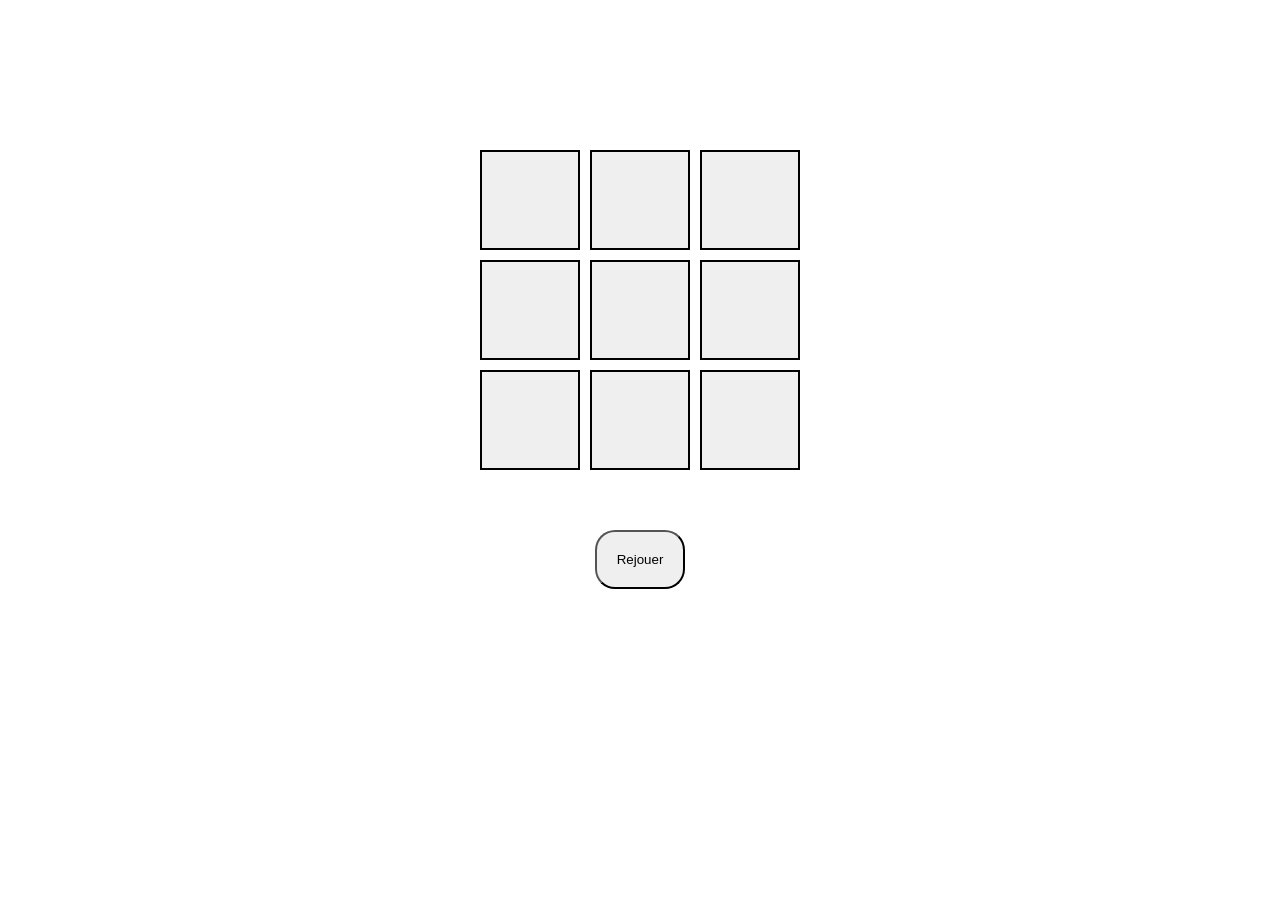
<file: morpion-exercice/index.html>
<!DOCTYPE html>
<html lang="en">

<head>
  <meta charset="UTF-8">
  <meta http-equiv="X-UA-Compatible" content="IE=edge">
  <meta name="viewport" content="width=device-width, initial-scale=1.0">
</head>

<body>
  <style type="text/css">
    body {
      margin: 150px;
      display: flex;
      justify-content: center;
      align-items: center;
    }

    .gameContainer {
      display: grid;
      grid-template-columns: repeat(3, 100px);
      grid-template-rows: 100px 100px 100px;
      gap: 10px;
    }

    .button {
      width: 100px;
      height: 100px;
      border: 2px solid black;
      cursor: pointer;

    }

    .button:active {
      background-color: lightgrey;
    }

    .colonne {
      
      display: flex;
      align-items:center;
      flex-direction: column;
      gap: 30px
    }
  </style>

  <div class="colonne">
    <div class="gameContainer"></div>
    <div class="gagnant"></div>
    <button class="rejouerBtn" style="padding: 20px; border-radius:20px">Rejouer</button>
  </div>

  <script defer language="javascript" type="text/javascript" src="index.js"></script>
</body>

</html>
</file>
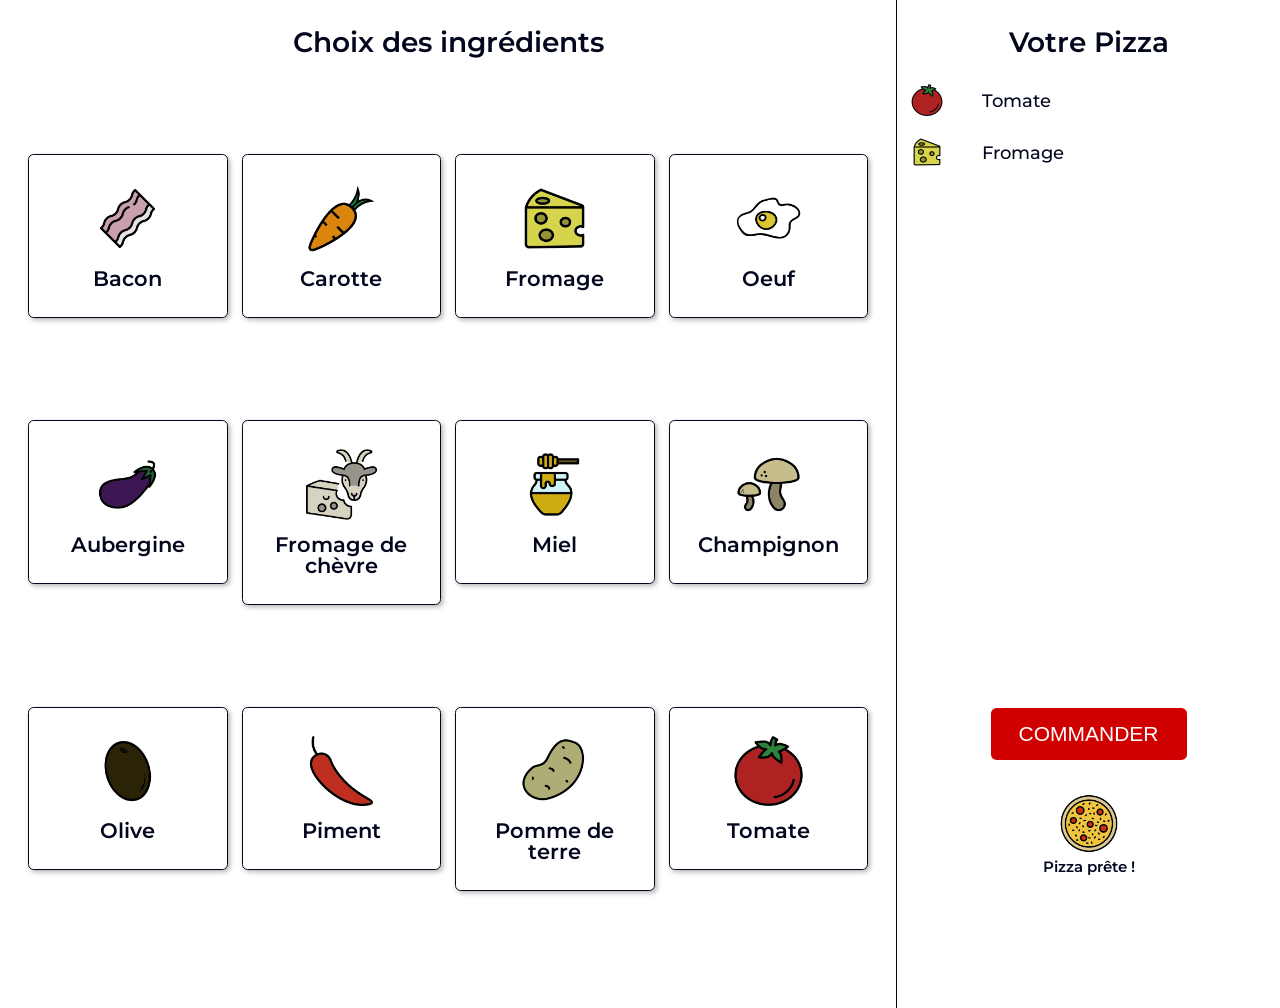
<file: Projet Pizzeria/index.html>
<!DOCTYPE html>
<html lang="fr">
    <head>
        <meta charset="UTF-8">
        <title>Pizzeria</title>
        <link rel="preconnect" href="https://fonts.googleapis.com">
        <link rel="preconnect" href="https://fonts.gstatic.com" crossorigin>
        <link href="https://fonts.googleapis.com/css2?family=Montserrat:wght@100;300;400;500;600;700;800;900&display=swap" rel="stylesheet">
        <link rel="stylesheet" href="assets/css/style.css" />
    </head>
    <body>
        <h1 class="sr-only">Pizzeria</h1>
        <main>
            <section id="stage">
                <h2>Choix des ingrédients</h2>
                <ul>
                    
                </ul>
            </section>
            <aside>
                <h2>Votre Pizza</h2>
                <ul>
                    <li>
                        <article>
                            <header>
                                <figure>
                                    <img src="assets/img/tomato.png" alt="Tomate" />
                                </figure>
                                <h3>Tomate</h3>
                            </header>
                        </article>
                    </li>
                    <li>
                        <article>
                            <header>
                                <figure>
                                    <img src="assets/img/cheese.png" alt="Fromage" />
                                </figure>
                                <h3>Fromage</h3>
                            </header>
                        </article>
                    </li>
                    <li>
                        <button id="order">
                            Commander
                        </button>
                    </li>
                </ul>
                <section>
                    <h3 class="sr-only">Statut de la commande</h3>
                    <figure>
                        <img src="assets/img/pizza.png" alt="Pizza" />
                    </figure>
                    <h4>Pizza prête !</h4>
                </section>
            </aside>
        </main>
        <script type="module" src="assets/js/index.js"></script>
    </body>
</html>
</file>
<file: Projet Pizzeria/assets/css/style.css>
/* http://meyerweb.com/eric/tools/css/reset/
   v2.0 | 20110126
   License: none (public domain)
*/
html, body, div, span, applet, object, iframe,
h1, h2, h3, h4, h5, h6, p, blockquote, pre,
a, abbr, acronym, address, big, cite, code,
del, dfn, em, img, ins, kbd, q, s, samp,
small, strike, strong, sub, sup, tt, var,
b, u, i, center,
dl, dt, dd, ol, ul, li,
fieldset, form, label, legend,
table, caption, tbody, tfoot, thead, tr, th, td,
article, aside, canvas, details, embed,
figure, figcaption, footer, header, hgroup,
menu, nav, output, ruby, section, summary,
time, mark, audio, video {
  margin: 0;
  padding: 0;
  border: 0;
  font-size: 100%;
  font: inherit;
  vertical-align: baseline;
}

/* HTML5 display-role reset for older browsers */
article, aside, details, figcaption, figure,
footer, header, hgroup, menu, nav, section {
  display: block;
}

body {
  line-height: 1;
}

ol, ul {
  list-style: none;
}

blockquote, q {
  quotes: none;
}

blockquote:before, blockquote:after,
q:before, q:after {
  content: '';
  content: none;
}

table {
  border-collapse: collapse;
  border-spacing: 0;
}

/* VARS */
/* LAYOUTS */
main > aside {
  border-left: 1px solid #03071e;
  padding: 2rem 1rem;
  display: grid;
  grid-template-rows: 0.1fr 0.7fr 0.2fr;
}
main > aside h2 {
  font-size: 2rem;
  font-weight: 600;
  text-align: center;
}
main > aside > ul {
  display: grid;
  grid-template-rows: repeat(13, 1fr);
  padding: 2rem 0;
}
main > aside > ul article {
  width: 100%;
  height: 100%;
}
main > aside > ul article header {
  display: grid;
  grid-template-columns: 0.2fr 0.8fr;
}
main > aside > ul article header figure {
  height: 100%;
}
main > aside > ul article header figure img {
  width: 45%;
}
main > aside > ul article header h3 {
  align-self: center;
  justify-self: start;
  font-size: 1.3rem;
  font-weight: 500;
}
main > aside > ul li:last-of-type {
  grid-row: 13 / 14;
  text-align: center;
}
main > aside > ul li:last-of-type button {
  background-color: #d00000;
  color: white;
  padding: 1rem 2rem;
  border: none;
  border-radius: 0.4rem;
  text-transform: uppercase;
  font-size: 1.5rem;
  font-weight: 500;
}
main > aside section {
  width: 100%;
  height: 100%;
}
main > aside section figure {
  width: 100%;
  display: flex;
  align-items: center;
  justify-content: center;
}
main > aside section figure img {
  width: 20%;
}
main > aside section h4 {
  font-size: 1.1rem;
  font-weight: 600;
  text-align: center;
}

#stage {
  display: grid;
  grid-template-rows: 0.1fr 0.9fr;
  padding-top: 2rem;
}
#stage h2 {
  font-size: 2rem;
  font-weight: 600;
  text-align: center;
}
#stage ul {
  display: grid;
  grid-template-columns: repeat(4, 1fr);
  column-gap: 1rem;
  row-gap: 1rem;
  padding: 2rem;
}
#stage ul article {
  padding: 2rem;
  border-radius: 0.4rem;
}
#stage ul article:not(.selected) {
  border: 1px solid #03071e;
  box-shadow: 2px 2px 5px rgba(0, 0, 0, 0.3);
}
#stage ul article.selected {
  border: 2px solid #d00000;
  box-shadow: 2px 2px 5px rgba(208, 0, 0, 0.5);
}
#stage ul article figure {
  width: 100%;
  display: flex;
  align-items: center;
  justify-content: center;
}
#stage ul article figure img {
  width: 50%;
}
#stage ul article h3 {
  font-size: 1.5rem;
  font-weight: 600;
  text-align: center;
  margin-top: 1rem;
}

html {
  font-size: 14px;
  font-family: 'Montserrat', sans-serif;
}

body {
  width: 100vw;
  height: 100vh;
  overflow: hidden;
  color: #03071e;
}
body main {
  width: 100vw;
  height: 100vh;
  display: grid;
  grid-template-columns: 0.7fr 0.3fr;
}

.sr-only {
  display: none;
}
</file>
